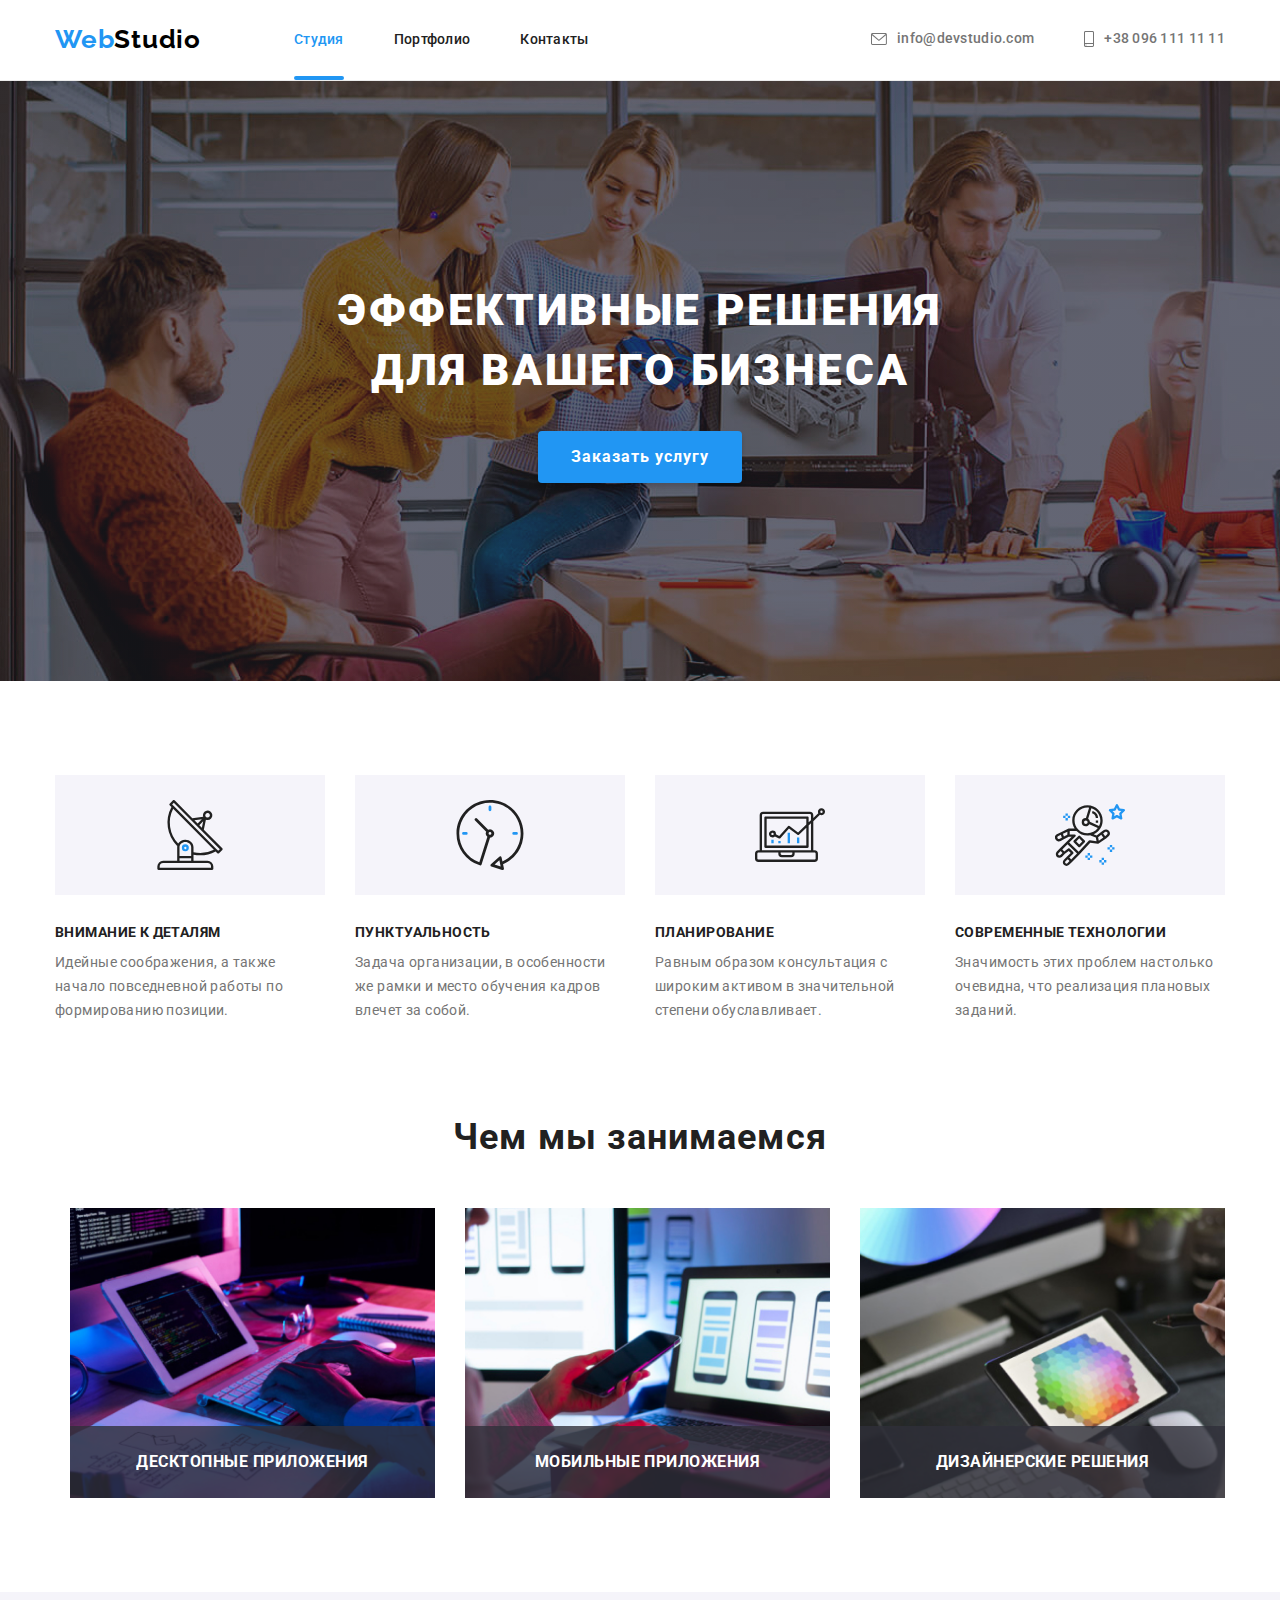
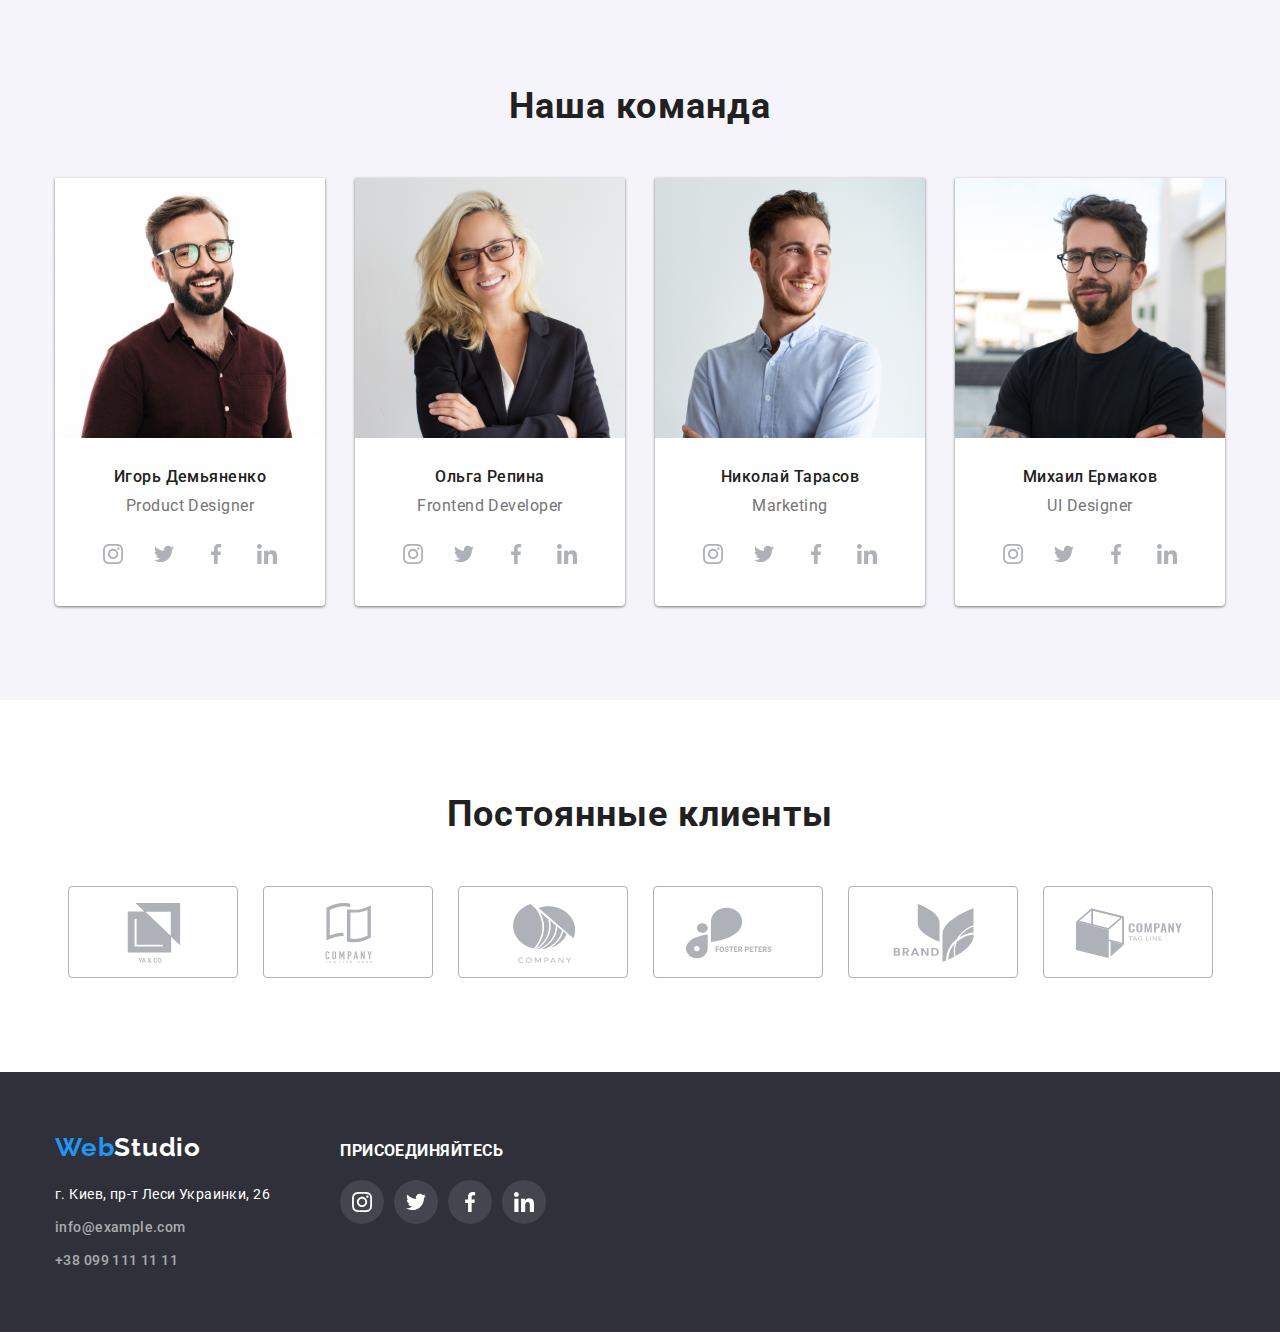
<file: index.html>
<!DOCTYPE html>
<html lang="en">

<head>
    <meta charset="UTF-8">
    <meta http-equiv="X-UA-Compatible" content="IE=edge">
    <meta name="viewport" content="width=device-width, initial-scale=1.0">
    <title>goit-markup-hw-05</title>
    <link
        href="https://fonts.googleapis.com/css2?family=Raleway:wght@700&family=Roboto:wght@400;500;700;900&display=swap"
        rel="stylesheet">
    <link rel="stylesheet"
        href="https://cdnjs.cloudflare.com/ajax/libs/modern-normalize/1.0.0/modern-normalize.min.css">
    <link rel="stylesheet" href="./css/style.css">
</head>

<body>

    <header class="page-header">
        <div class="container">
            <nav class="nav">
                <a href="./index.html" class="logo"><span class="logostudio">Web</span>Studio</a>

                <ul class="site-nav">
                    <li>
                        <a href="" class="link current">Студия</a>
                    </li>
                    <li>
                        <a href="./portfolio.html" class="link">Портфолио</a>
                    </li>
                    <li>
                        <a href="" class="link">Контакты</a>
                    </li>
                </ul>
            </nav>
            <ul class="contacts-up">

                <li>
                    <a href="info@devstudio.com" class="list">
                        <svg class="icon-mail" width="16" height="12">
                            <use href="./images/post/symbol-defs.svg#icon-mail"></use>
                        </svg>
                        info@devstudio.com
                    </a>
                </li>
                <li>
                    <a href="tel:+380961111111" class="list">
                        <svg class="icon-mail" width="10" height="16">
                            <use href="./images/post/symbol-defs.svg#icon-phone"></use>
                        </svg>
                        +38 096 111 11 11
                    </a>
                </li>
            </ul>

        </div>
    </header>
    <main>

        <!-- Hero -->

        <section class="section-one">
            <div class="container">
                <h1 class="hero">ЭФФЕКТИВНЫЕ РЕШЕНИЯ<br>ДЛЯ ВАШЕГО БИЗНЕСА</h1>

                <!-- button -->

                <button type="button" class="button-hero" data-modal-open>Заказать услугу</button>
            </div>
        </section>

        <!-- description -->

        <section class="section-two">
            <div class="container">
                <ul class="section-two-list">
                    <li class="section-two-icons">
                        <h3 class="title">Внимание к деталям</h3>
                        <p class="description">Идейные соображения, а также начало повседневной работы по формированию
                            позиции.</p>
                    </li>
                    <li class="section-two-icons">
                        <h3 class="title">Пунктуальность</h3>
                        <p class="description">Задача организации, в особенности же рамки и место обучения кадров влечет
                            за
                            собой.</p>
                    </li>
                    <li class="section-two-icons">
                        <h3 class="title">Планирование</h3>
                        <p class="description">Равным образом консультация с широким активом в значительной степени
                            обуславливает.</p>
                    </li>
                    <li class="section-two-icons">
                        <h3 class="title">Современные технологии</h3>
                        <p class="description">Значимость этих проблем настолько очевидна, что реализация плановых
                            заданий.
                        </p>
                    </li>
                </ul>
            </div>
        </section>

        <!-- Проекты -->

        <section class="contacts-section">
            <div class="container">
                <h2 class="work-team">Чем мы занимаемся</h2>
                <ul class="contacts-section-images">
                    <li class="image-text">
                        <img src="./images/jpg.format/img.1.jpg" alt="Чем мы занимаемся" width="370">
                        <h3 class="image-text-over">десктопные приложения</h3>
                    </li>
                    <li class="image-text">
                        <img src="./images/jpg.format/img.2.jpg" alt="Чем мы занимаемся" width="370">
                        <h3 class="image-text-over">мобильные приложения</h3>
                    </li>
                    <li class="image-text">
                        <img src="./images/jpg.format/img.3.jpg" alt="Чем мы занимаемся" width="370">
                        <h3 class="image-text-over">дизайнерские решения</h3>
                    </li>
                </ul>
            </div>
        </section>

        <!-- Наши сотрудники -->

        <section class="section-four">
            <div class="container">
                <h2 class="work-team">Наша команда</h2>
                <ul class="worker-list">
                    <li class="worker-list-name">
                        <img src="./images/jpg.format/emp.1.jpg" alt="Игорь Демьяненко" width="270">
                        <div>
                            <h3 class="name">Игорь Демьяненко</h3>
                            <p class="position">Product Designer</p>
                            <ul class="icon-section-team">
                                <li>
                                    <a href="#" class="icon-section">
                                        <svg class="icon-section-four" width="20" height="20">
                                            <use href="./images/post/symbol-defs.svg#icon-instagram"></use>
                                        </svg>
                                    </a>
                                </li>
                                <li>
                                    <a href="#" class="icon-section">
                                        <svg class="icon-section-four" width="20" height="20">
                                            <use href="./images/post/symbol-defs.svg#icon-twitter"></use>
                                        </svg>
                                    </a>
                                </li>
                                <li>
                                    <a href="#" class="icon-section">
                                        <svg class="icon-section-four" width="20" height="20">
                                            <use href="./images/post/symbol-defs.svg#icon-facebook"></use>
                                        </svg>
                                    </a>
                                </li>
                                <li>
                                    <a href="#" class="icon-section">
                                        <svg class="icon-section-four" width="20" height="20">
                                            <use href="./images/post/symbol-defs.svg#icon-linkedin"></use>
                                        </svg>
                                    </a>
                                </li>
                            </ul>
                        </div>

                    </li>
                    <li class="worker-list-name">
                        <img src="./images/jpg.format/emp.2.jpg" alt="Ольга Репина" width="270">
                        <div>
                            <h3 class="name">Ольга Репина</h3>
                            <p class="position">Frontend Developer</p>
                            <ul class="icon-section-team">
                                <li>
                                    <a href="#" class="icon-section">
                                        <svg class="icon-section-four" width="20" height="20">
                                            <use href="./images/post/symbol-defs.svg#icon-instagram"></use>
                                        </svg>
                                    </a>
                                </li>
                                <li>
                                    <a href="#" class="icon-section">
                                        <svg class="icon-section-four" width="20" height="20">
                                            <use href="./images/post/symbol-defs.svg#icon-twitter"></use>
                                        </svg>
                                    </a>
                                </li>
                                <li>
                                    <a href="#" class="icon-section">
                                        <svg class="icon-section-four" width="20" height="20">
                                            <use href="./images/post/symbol-defs.svg#icon-facebook"></use>
                                        </svg>
                                    </a>
                                </li>
                                <li>
                                    <a href="#" class="icon-section">
                                        <svg class="icon-section-four" width="20" height="20">
                                            <use href="./images/post/symbol-defs.svg#icon-linkedin"></use>
                                        </svg>
                                    </a>
                                </li>
                            </ul>
                        </div>

                    </li>
                    <li class="worker-list-name">
                        <img src="./images/jpg.format/emp.3.jpg" alt="Николай Тарасов" width="270">
                        <div>
                            <h3 class="name">Николай Тарасов</h3>
                            <p class="position">Marketing</p>
                            <ul class="icon-section-team">
                                <li>
                                    <a href="#" class="icon-section">
                                        <svg class="icon-section-four" width="20" height="20">
                                            <use href="./images/post/symbol-defs.svg#icon-instagram"></use>
                                        </svg>
                                    </a>
                                </li>
                                <li>
                                    <a href="#" class="icon-section">
                                        <svg class="icon-section-four" width="20" height="20">
                                            <use href="./images/post/symbol-defs.svg#icon-twitter"></use>
                                        </svg>
                                    </a>
                                </li>
                                <li>
                                    <a href="#" class="icon-section">
                                        <svg class="icon-section-four" width="20" height="20">
                                            <use href="./images/post/symbol-defs.svg#icon-facebook"></use>
                                        </svg>
                                    </a>
                                </li>
                                <li>
                                    <a href="#" class="icon-section">
                                        <svg class="icon-section-four" width="20" height="20">
                                            <use href="./images/post/symbol-defs.svg#icon-linkedin"></use>
                                        </svg>
                                    </a>
                                </li>
                            </ul>
                        </div>

                    </li>
                    <li class="worker-list-name">
                        <img src="./images/jpg.format/emp.4.jpg" alt="Михаил Ермаков" width="270">
                        <div>
                            <h3 class="name">Михаил Ермаков</h3>
                            <p class="position">UI Designer</p>
                            <ul class="icon-section-team">
                                <li>
                                    <a href="#" class="icon-section">
                                        <svg class="icon-section-four" width="20" height="20">
                                            <use href="./images/post/symbol-defs.svg#icon-instagram"></use>
                                        </svg>
                                    </a>
                                </li>
                                <li>
                                    <a href="#" class="icon-section">
                                        <svg class="icon-section-four" width="20" height="20">
                                            <use href="./images/post/symbol-defs.svg#icon-twitter"></use>
                                        </svg>
                                    </a>
                                </li>
                                <li>
                                    <a href="#" class="icon-section">
                                        <svg class="icon-section-four" width="20" height="20">
                                            <use href="./images/post/symbol-defs.svg#icon-facebook"></use>
                                        </svg>
                                    </a>
                                </li>
                                <li>
                                    <a href="#" class="icon-section">
                                        <svg class="icon-section-four" width="20" height="20">
                                            <use href="./images/post/symbol-defs.svg#icon-linkedin"></use>
                                        </svg>
                                    </a>
                                </li>
                            </ul>
                        </div>

                    </li>
                </ul>
            </div>
        </section>

        <!-- Постоянные клиенты -->

        <section class="section-five">
            <div class="container">
                <h2 class="list-company">Постоянные клиенты</h2>
                <ul class="six-companies">
                    <li>
                        <a href="#" class="company-icons">
                            <svg class="six-logo-companies" width="106" height="60">
                                <use href="./images/post1/sprite.svg#icon-group"></use>
                            </svg>
                        </a>
                    </li>
                    <li>
                        <a href="#" class="company-icons">
                            <svg class="six-logo-companies" width="106" height="60">
                                <use href="./images/post1/sprite.svg#icon-group1"></use>
                            </svg>
                        </a>
                    </li>
                    <li>
                        <a href="#" class="company-icons">
                            <svg class="six-logo-companies" width="106" height="60">
                                <use href="./images/post1/sprite.svg#icon-group2"></use>
                            </svg>
                        </a>
                    </li>
                    <li>
                        <a href="#" class="company-icons">
                            <svg class="six-logo-companies" width="106" height="60">
                                <use href="./images/post1/sprite.svg#icon-group3"></use>
                            </svg>
                        </a>
                    </li>
                    <li>
                        <a href="#" class="company-icons">
                            <svg class="six-logo-companies" width="106" height="60">
                                <use href="./images/post1/sprite.svg#icon-group4"></use>
                            </svg>
                        </a>
                    </li>
                    <li>
                        <a href="#" class="company-icons">
                            <svg class="six-logo-companies" width="106" height="60">
                                <use href="./images/post1/sprite.svg#icon-group5"></use>
                            </svg>
                        </a>
                    </li>


                </ul>

            </div>
        </section>
    </main>

    <!-- Подвал -->
    <footer class="footer-line">
        <div class="container">
            <div class="footer-one">
                <a href="./index.html" class="logo-down"><span class="logostudio">Web</span>Studio</a>
                <address class="address-one">
                    <ul class="contacts-down">
                        <li>
                            <p class="address">г. Киев, пр-т Леси Украинки, 26</p>
                        </li>
                        <li>
                            <a href="info@example.com" class="list">info@example.com</a>
                        </li>
                        <li class="tel-list">
                            <a href="lel:+380991111111" class="list">+38 099 111 11 11</a>
                        </li>
                    </ul>
                </address>
            </div>
            <div class="section-join">
                <h3 class="join">присоединяйтесь</h3>
                <ul class="icon-footer-line">
                    <li>
                        <a href="#" class="icon-footer-line-two">
                            <svg width="20" height="20">
                                <use href="./images/post/symbol-defs.svg#icon-instagram"></use>
                            </svg>
                        </a>
                    </li>
                    <li>
                        <a href="#" class="icon-footer-line-two">
                            <svg width="20" height="20">
                                <use href="./images/post/symbol-defs.svg#icon-twitter"></use>
                            </svg>
                        </a>
                    </li>
                    <li>
                        <a href="#" class="icon-footer-line-two">
                            <svg width="20" height="20">
                                <use href="./images/post/symbol-defs.svg#icon-facebook"></use>
                            </svg>
                        </a>
                    </li>
                    <li>
                        <a href="#" class="icon-footer-line-two">
                            <svg width="20" height="20">
                                <use href="./images/post/symbol-defs.svg#icon-linkedin"></use>
                            </svg>
                        </a>
                    </li>
                </ul>
            </div>
        </div>
    </footer>
    <div class="backdrop is-hidden" data-modal>
        <div class="modal">
            <button class="close" data-modal-close>
                <svg width="11" height="11" class="btn-close">
                    <use href="./images/close/sprite1.svg#icon-close"></use>
                </svg>
            </button>
        </div>
    </div>
    <script src="./js/modal.js"></script>


</body>

</html>
</file>
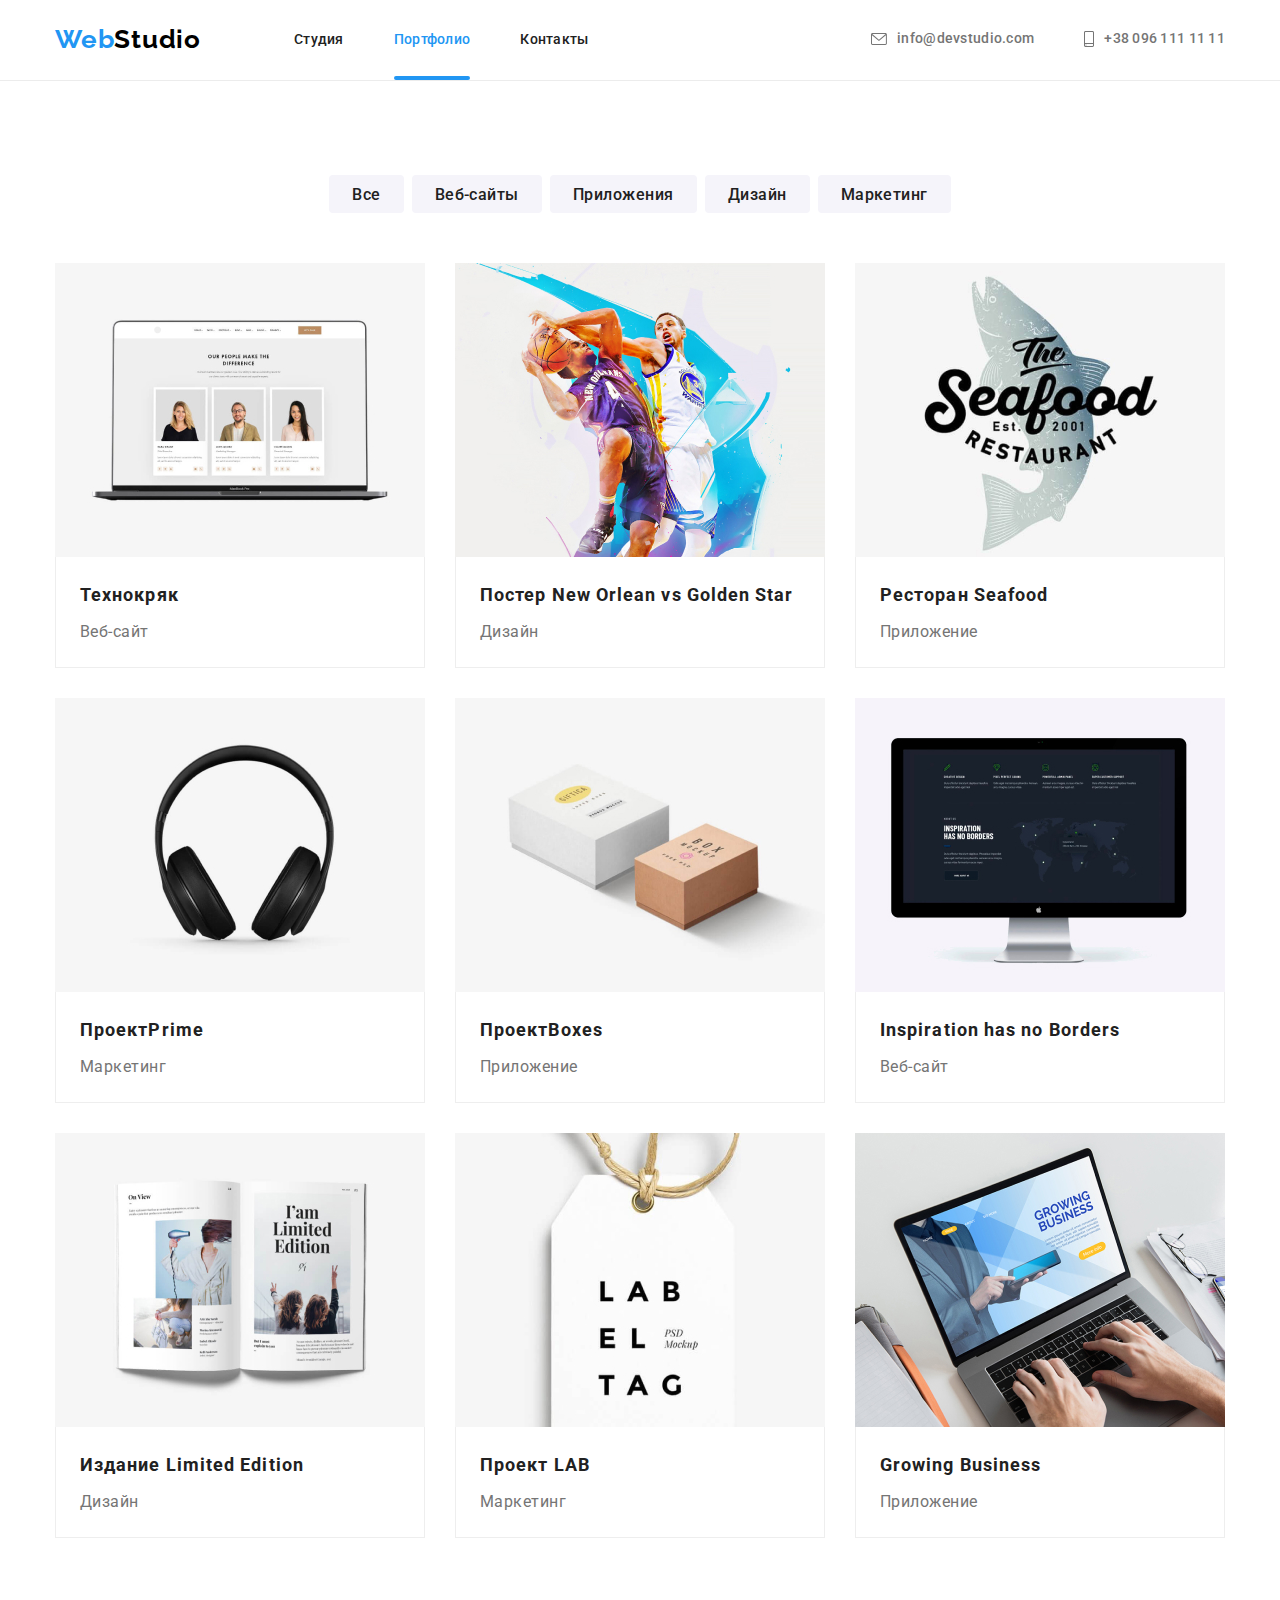
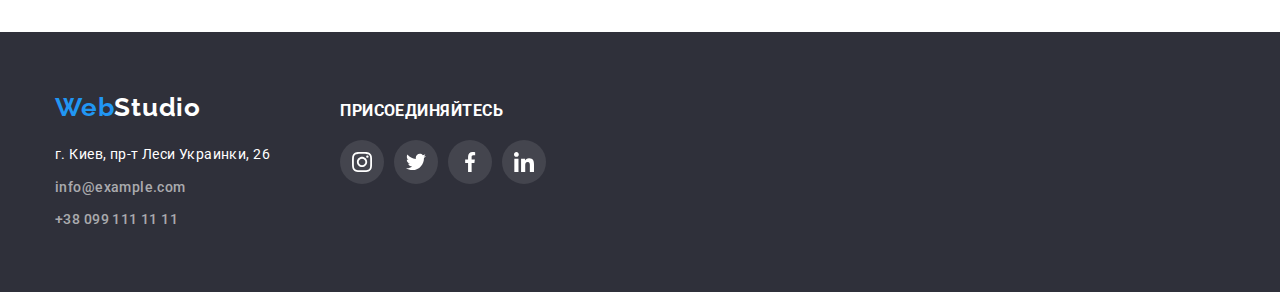
<file: portfolio.html>
<!DOCTYPE html>
<html lang="en">

<head>
    <meta charset="UTF-8">
    <meta http-equiv="X-UA-Compatible" content="IE=edge">
    <meta name="viewport" content="width=device-width, initial-scale=1.0">
    <title>portfolio</title>
    <link
        href="https://fonts.googleapis.com/css2?family=Raleway:wght@700&family=Roboto:wght@400;500;700;900&display=swap"
        rel="stylesheet">
    <link rel="stylesheet"
        href="https://cdnjs.cloudflare.com/ajax/libs/modern-normalize/1.0.0/modern-normalize.min.css">
    <link rel="stylesheet" href="./css/style.css">
</head>

<body>
    <header class="page-header">
        <div class="container">
            <nav class="nav">
                <a href="./index.html" class="logo"><span class="logostudio">Web</span>Studio</a>

                <ul class="site-nav">
                    <li>
                        <a href="./index.html" class="link">Студия</a>
                    </li>
                    <li>
                        <a href="" class="link current">Портфолио</a>
                    </li>
                    <li>
                        <a href="" class="link">Контакты</a>
                    </li>
                </ul>
            </nav>
            <ul class="contacts-up">
                <li>
                    <a href="mailto:info@devstudio.com" class="list">
                        <svg class="icon-mail" width="16" height="12">
                            <use href="./images/post/symbol-defs.svg#icon-mail"></use>
                        </svg>
                        info@devstudio.com
                    </a>
                </li>
                <li>
                    <a href="tel:+380961111111" class="list">
                        <svg class="icon-mail" width="10" height="16">
                            <use href="./images/post/symbol-defs.svg#icon-phone"></use>
                        </svg>
                        +38 096 111 11 11
                    </a>
                </li>
            </ul>
        </div>
    </header>

    <!-- Special content -->
    <main>
        <section class="section-portfolio">
            <div class="container">
                <h1 class="visually-hidden">portfolio</h1>
                <ul class="buttons">
                    <li>
                        <button type="button" class="button-list">Все</button>
                    </li>
                    <li>
                        <button type="button" class="button-list">Веб-сайты</button>
                    </li>
                    <li>
                        <button type="button" class="button-list">Приложения</button>
                    </li>
                    <li>
                        <button type="button" class="button-list">Дизайн</button>
                    </li>
                    <li>
                        <button type="button" class="button-list">Маркетинг</button>
                    </li>
                </ul>
                <ul class="card-set">
                    <li class="item">
                        <a href="#" class="portfolio-link">
                            <div class="card-overlay-text">
                            <img src="./images/jpg.format/Технокряк.jpg" alt="Технокряк" width="370">
                            <div class="overlay-text">
                                <p class="text">Технокряк это современная площадка распространения коронавируса. Компании используют эту платформу для цифрового шпионажа и атак на защищенные сервера конкурентов</p>
                            </div>
                            </div>
                            <div class="item-cards">
                                <h3 class="depiction">Технокряк</h3>
                                <p class="value">Веб-сайт</p>
                            </div>
                            
                        </a>
                    </li>
                    <li class="item">
                        <a href="#" class="portfolio-link">
                            <img src="./images/jpg.format/Постер.jpg" alt="Постер New Orlean vs Golden Star"
                                width="370">
                            <div class="item-cards">
                                <h3 class="depiction">Постер New Orlean vs Golden Star</h3>
                                <p class="value">Дизайн</p>
                            </div>
                        </a>
                    </li>
                    <li class="item">
                        <a href="#" class="portfolio-link">
                            <img src="./images/jpg.format/Ресторан.jpg" alt="Ресторан Seafood" width="370">
                            <div class="item-cards">
                                <h3 class="depiction">Ресторан Seafood</h3>
                                <p class="value">Приложение</p>
                            </div>
                        </a>
                    </li>
                    <li class="item">
                        <a href="#" class="portfolio-link">
                            <img src="./images/jpg.format/ПроектPrime.jpg" alt="Проект Prime" width="370">
                            <div class="item-cards">
                                <h3 class="depiction">ПроектPrime</h3>
                                <p class="value">Маркетинг</p>
                            </div>
                        </a>
                    </li>
                    <li class="item">
                        <a href="#" class="portfolio-link">
                            <img src="./images/jpg.format/ПроектBoxes.jpg" alt="Проект Boxes" width="370">
                            <div class="item-cards">
                                <h3 class="depiction">ПроектBoxes</h3>
                                <p class="value">Приложение</p>
                            </div>
                        </a>
                    </li>
                    <li class="item">
                        <a href="#" class="portfolio-link">
                            <img src="./images/jpg.format/Inspiration.jpg" alt="Inspiration has no Borders" width="370">
                            <div class="item-cards">
                                <h3 class="depiction">Inspiration has no Borders</h3>
                                <p class="value">Веб-сайт</p>
                            </div>
                        </a>
                    </li>
                    <li class="item">
                        <a href="#" class="portfolio-link">
                            <img src="./images/jpg.format/Издание.jpg" alt="Издание Limited Edition" width="370">
                            <div class="item-cards">
                                <h3 class="depiction">Издание Limited Edition</h3>
                                <p class="value">Дизайн</p>
                            </div>
                        </a>
                    </li>
                    <li class="item">
                        <a href="#" class="portfolio-link">
                            <img src="./images/jpg.format/ПроектLAB.jpg" alt="Проект LAB" width="370">
                            <div class="item-cards">
                                <h3 class="depiction">Проект LAB</h3>
                                <p class="value">Маркетинг</p>
                            </div>
                        </a>
                    </li>
                    <li class="item">
                        <a href="#" class="portfolio-link">
                            <img src="./images/jpg.format/Growing.jpg" alt="Growing Business" width="370">
                            <div class="item-cards">
                                <h3 class="depiction">Growing Business</h3>
                                <p class="value">Приложение</p>
                            </div>
                        </a>
                    </li>
                </ul>
            </div>
        </section>
    </main>

    <!-- Подвал -->
    <footer class="footer-line">
        <div class="container">
            <div class="footer-one">
                <a href="./index.html" class="logo-down"><span class="logostudio">Web</span>Studio</a>
                <address class="address-one">
                    <ul class="contacts-down">
                        <li>
                            <p class="address">г. Киев, пр-т Леси Украинки, 26</p>
                        </li>
                        <li>
                            <a href="mailto:info@example.com" class="list">info@example.com</a>
                        </li>
                        <li class="tel-list">
                            <a href="tel:+380991111111" class="list">+38 099 111 11 11</a>
                        </li>
                    </ul>
                </address>
            </div>
            <div class="section-join">
                <h3 class="join">присоединяйтесь</h3>
                <ul class="icon-footer-line">
                    <li>
                        <a href="#" class="icon-footer-line-two">
                            <svg width="20" height="20">
                                <use href="./images/post/symbol-defs.svg#icon-instagram"></use>
                            </svg>
                        </a>
                    </li>
                    <li>
                        <a href="#" class="icon-footer-line-two">
                            <svg width="20" height="20">
                                <use href="./images/post/symbol-defs.svg#icon-twitter"></use>
                            </svg>
                        </a>
                    </li>
                    <li>
                        <a href="#" class="icon-footer-line-two">
                            <svg width="20" height="20">
                                <use href="./images/post/symbol-defs.svg#icon-facebook"></use>
                            </svg>
                        </a>
                    </li>
                    <li>
                        <a href="#" class="icon-footer-line-two">
                            <svg width="20" height="20">
                                <use href="./images/post/symbol-defs.svg#icon-linkedin"></use>
                            </svg>
                        </a>
                    </li>
                </ul>
            </div>

        </div>
    </footer>

</body>

</html>
</file>
<file: css/style.css>
:root {
--primary-text-color: #757575;
--title-text-color: #212121;
--accent-color: #2196f3;
--header-color: #ffffff;
--footer-color: rgba(255, 255, 255, 0.6);
--footer-color-line: #2F303A;
--logo-style-font: 'Raleway', sans-serif;
--black-color: #000000;
--cards-color: #EEEEEE;
--pink-color: #F5F4FA;
--four-icons-color: #afb1b8;
--transition: cubic-bezier(0.4, 0, 0.2, 1);
}
* {
    margin: 0; 
    padding: 0; 
}
body {
    font-family: 'Roboto', sans-serif ;
    font-size: 14px;
    color: var(--primary-text-color)
} 
ul {
 list-style: none;
 margin: 0;
 padding: 0;   
} 
a {
    text-decoration: none;
} 
address {
    font-style: normal;
}
span {
    color:  #2196F3;
}
p {
    margin: 0;
    padding: 0;
}
h1 h2 h3 h4 h5 {
    margin: 0;
    padding: 0;
}
img {
    display: block;
    max-width: 100%;
}
/* LOGO */
.logo {
    font-family: var(--logo-style-font);
    font-weight: bold;
    font-size: 26px;
    line-height: 1.19;
    letter-spacing: 0.03em;
    color: var(--black-color);
}
.logo-down {
    font-family: var(--logo-style-font);
    font-weight: bold;
    font-size: 26px;
    line-height: 1.19;
    letter-spacing: 0.03em;
    color: var(--header-color);
    display: inline-block;
    margin-bottom: 20px;
}
/* SECTION_HEADER */
.page-header {
    background: var(--header-color);
    padding-top: 24px;
    padding-bottom: 25px;
    border-bottom: 1px solid #ECECEC;  
}
.page-header .container{
    display: flex;
    align-items: center;
}
.container {
    width: 1200px;
    padding: 0 15px;
    margin: 0 auto;
}
.site-nav .link {
    text-decoration: none;
    font-weight: 500;
    font-size: 14px;
    line-height: 16px;
    letter-spacing: 0.02em;
    color: var(--title-text-color);
}
.site-nav { 
  display: flex;
  margin: 0;
  margin-left: 93px;
}
.site-nav li:not(:first-child){
    margin-left: 50px;   
}    
.nav {
    display: flex;
    align-items: center;
    justify-content: space-between;  
}
.contacts-up { 
   display: flex;
   margin-left: auto;
   align-items: center;
} 
.contacts-up li:not(:first-child){
    margin-left: 50px;
}
.site-nav :hover,
.site-nav :focus,
.contacts-up :hover,
.contacts-up :focus,
.icon-mail:hover,
.icon-mail:focus {
    color: var(--accent-color);
    fill: var(--accent-color);
}
.link:active {
    color: var(--accent-color);
}
.link.current {
    color: var(--accent-color);
}

.list {
    display: flex;
    align-items: center;
    font-weight: 500;
    font-size: 14px;
    line-height: 1.14;
    letter-spacing: 0.02em;
    color: var(--primary-text-color);
    fill: var(--primary-text-color);
    transition: color 250ms cubic-bezier(0.4, 0, 0.2, 1);
}
.icon-mail{
    margin-right: 10px;
    transition: fill 250ms cubic-bezier(0.4, 0, 0.2, 1);
}
/* ПОДЧЕРКИВАНИЕ_НАВИГАЦИИ */
.link{
        transition: color 250ms cubic-bezier(0.4, 0, 0.2, 1);
}
.link.current{
    position: relative;
    
}
.link.current::after{
    content: '';
    
    position: absolute;
    bottom: -32px;
    margin-bottom: -1px;

    display: block;
    width: 100%;
    height: 4px;
    background-color: var(--accent-color);
    border: 2px solid;
   
    border-radius: 2px; 
    transition: opacity 250ms cubic-bezier(0.4, 0, 0.2, 1);
}
/* ПОДЧЕРКИВАНИЕ_НАВИГАЦИИ */
/* SECTION_HEADER */


/* SECTION_TWO */
.section-two  {
    padding-top: 94px;
}
.section-two-list {
    margin: 0;
    display: flex;
}
.section-two-list li:not(:last-child){
    margin-right: 30px;
}
.title {
    font-weight: bold;
    font-size: 14px;
    line-height: 1.14;
    letter-spacing: 0.03em;
    text-transform: uppercase;
    color: var(--title-text-color);
    margin: 0;
}
.description {
    font-size: 14px;
    line-height: 1.71;
    letter-spacing: 0.03em;
    color: var(--primary-text-color);
    padding-top: 10px;
    margin: 0;
}
.section-two-icons::before{
    background: var(--pink-color);
    display: block;
    content: '';
    width: 270px;
    height: 120px;
    margin-bottom: 30px;
    outline: 1px solid transparent;
}
.section-two-icons:nth-child(1)::before{
    background: var(--pink-color) url(../images/post/antenna.svg);
    background-repeat: no-repeat;
    background-position: center;
}
.section-two-icons:nth-child(2)::before{
    background: var(--pink-color) url(../images/post/clock.svg);
    background-repeat: no-repeat;
    background-position: center;
}
.section-two-icons:nth-child(3)::before{
    background: var(--pink-color) url(../images/post/diagram.svg);
    background-repeat: no-repeat;
    background-position: center;
}
.section-two-icons:nth-child(4)::before{
    background: var(--pink-color) url(../images/post/astronaut.svg);
    background-repeat: no-repeat;
    background-position: center;
}
/* SECTION_TWO */


/* CONTACTS_SECTION_IMAGES */
.contacts-section {
    padding-top: 94px;
    padding-bottom: 94px;
}
.contacts-section-images li:not(:last-child){
    margin-right: 30px;
}
.contacts-section-images li{
    width: 370px;
}
.contacts-section-images {
    margin: 0;
    display: flex;
    padding-left: inherit;
}
.image-text{
    position: relative;
}
.image-text-over{
    position: absolute;
    bottom: 0;
    left: 0;
    right: 0;
    text-align: center;
    padding-top: 27px;
    padding-bottom: 27px;
    color: var(--header-color);
    font-weight: bold;
    line-height: 1.14;
    letter-spacing: 0.03em;
    text-transform: uppercase;
    background: rgba(47, 48, 58, 0.8);
}
.work-team {
    margin: 0;
    font-weight: bold;
    font-size: 36px;
    line-height: 1.16;
    text-align: center; 
    letter-spacing: 0.03em;
    color: var(--title-text-color);
}
/* CONTACTS_SECTION_IMAGES */

/* SECTION_PORTFOLIO_1 */
.section-portfolio {
    background: var(--header-color);
    padding-top: 94px;  
}
.buttons {
    display: flex;
    justify-content: center;
    margin-bottom: 50px;
}
.buttons li:not(:last-child) {
    margin-right: 8px;
}
.container .card-set {
    padding-bottom: 94px;
    padding-left: 0px;
    padding-right: 0px;
}
.card-set {
    display: flex;
    flex-wrap: wrap;
    margin: 0;
}
.portfolio-link{
    display: block;
}
.portfolio-link:hover,
.portfolio-link:focus{
    box-shadow: 0px 1px 1px rgba(0, 0, 0, 0.12), 0px 4px 4px rgba(0, 0, 0, 0.06), 1px 4px 6px rgba(0, 0, 0, 0.16);   
}
.card-set .item-cards {
    padding-top: 20px;
    padding-bottom: 20px;
    padding-left: 24px;
    padding-right: 24px;
    border: 1px solid var(--cards-color);
    border-block-start: none;
}
.item {
    width: 370px; 
    margin-bottom: 30px;
    margin-right: 30px;
}
.item:nth-child(3n){
    margin-right: 0;
}
.item:nth-child(n + 7){
    margin-bottom: 0;
}  
.depiction {
    margin-bottom: 4px;
    font-weight: bold;
    font-size: 18px;
    line-height: 2;
    letter-spacing: 0.06em;
    color: var(--title-text-color);
}    
.value {
    font-size: 16px;
    line-height: 1.87;
    letter-spacing: 0.03em;
    color: var(--primary-text-color);
}
/* SECTION_PORTFOLIO */

/* SECTION_ONE */
.section-one {  
    background: var(--footer-color-line);
    text-align: center;
    padding-top: 200px;
    padding-bottom: 200px;     
}
.section-one{
    max-width: 1600px;
    max-height: 600px;
    margin-left: auto;
    margin-right: auto;
    background-image: linear-gradient( to right, rgba(47, 48, 58, 0.4), rgba(47, 48, 58, 0.4)), url(../images/jpg.format/Img.jpg);
}
/* hero */
.hero {
    margin: 0;
    font-weight: 900;
    font-size: 44px;
    line-height: 1.36;
    letter-spacing: 0.06em;
    color: var(--header-color);
    text-align: center;
    text-transform: uppercase;

}
.button-hero { 
   border: 1px solid transparent;
   margin-top: 30px;
   font-weight: bold;
   font-size: 16px;
   line-height: 1.87;
   cursor: pointer;
   letter-spacing: 0.06em;
   color: #ffffff;
   font-family: inherit;
   padding: 10px 32px;
   margin-left: auto;
   margin-right: auto;
   
/* заказать услугу */
    background-color: #2196f3;
    transition: background 250ms cubic-bezier(0.4, 0, 0.2, 1), color 250ms cubic-bezier(0.4, 0, 0.2, 1);
    box-shadow: 0 4px 4px hsla(0, 0%, 0%, 0.149);
    border-radius: 4px;   
}
/* SECTION_ONE */

/* заказать услугу */
.button-hero:hover,
.button-hero:focus {
    background: #F5F4FA;
    color: var(--title-text-color);
}

/* SECTION_PORTFOLIO_2 */
.button-list {
    border: 1px solid transparent;
    font-weight: 500;
    font-size: 16px;
    line-height: 1.62;
    padding: 6px 22px;
    cursor: pointer;
    letter-spacing: 0.03em;
    color: var(--title-text-color);
    height: 38px;
    top: 174px;
    background: #F5F4FA;
    border-radius: 4px;
    transition: background 250ms var(--transition), color 250ms var(--transition), box-shadow 250ms var(--transition);   
} 
.button-list:hover,
.button-list:focus {
    background: var(--accent-color);
    color: var(--header-color);
    box-shadow: 0px 1px 1px rgba(0, 0, 0, 0.12), 0px 4px 4px rgba(0, 0, 0, 0.06), 1px 4px 6px rgba(0, 0, 0, 0.16);
}
/* SECTION_PORTFOLIO */


/* SPECIAL_CONTENT */
.visually-hidden {
    position: absolute;
    clip: rect(0 0 0 0);
    width: 1px;
    height: 1px;
    margin: -1px; 
}
/* SPECIAL_CONTENT */


/* SECTION_FOUR */
.section-four {
    background: #F5F4FA;
    padding-top: 94px;
    padding-bottom: 94px; 
}
.work-team {
    margin-bottom: 50px;
}
.worker-list li {
    text-align: center;
    border-radius: 0 0 4px 4px;
}
.worker-list {
    display: flex;
    padding-left: 0;
    margin: 0; 
}
.worker-list-name {
    background: #ffffff;
    box-shadow: 0 1px 3px;
}
.worker-list-name:not(:last-child){
    margin-right: 30px;
}
.worker-list div {
    padding-top: 30px;
    padding-bottom: 30px;
}
.name {
    margin-bottom: 10px;
    font-weight: 500;
    font-size: 16px;
    line-height: 1.18;
    /* text-align: center; */
    letter-spacing: 0.03em;
    color: var(--title-text-color);
}
.position {
    font-weight: normal;
    font-size: 16px;
    line-height: 1.18;
    margin-bottom: 16px;
    letter-spacing: 0.03em;
    color: var(--primary-text-color);
}
.icon-section-team{
    padding-left: 32px;
    padding-right: 32px;
    display: flex;
    justify-content: space-around;
}
.icon-section:hover,
.icon-section:focus{
    background: var(--accent-color);
    fill: var(--cards-color);
}
.icon-section{
    display: flex;
    align-items: center;
    justify-content: center;
    width: 44px;
    height: 44px;
    border-radius: 50%;
    fill: var(--four-icons-color);
    background-color: var(--header-color);
    transition: background-color 250ms var(--transition); 
}
.icon-section-four{
    transition: fill 250ms var(--transition);
}
/* SECTION_FOUR */

/* SECTION_FIVE */
.section-five{
    padding-top: 94px;
    padding-bottom: 94px;
}
.list-company{
    margin: 0;
    font-weight: bold;
    font-size: 36px;
    line-height: 1.16;
    text-align: center; 
    letter-spacing: 0.03em;
    color: var(--title-text-color); 
}
.list-company{
    margin-bottom: 50px;
}
.six-companies{
    display: flex;
    justify-content: space-around;
}
.six-logo-companies{
    transition: fill 250ms cubic-bezier(0.4, 0, 0.2, 1);
}
.company-icons{
    display: block;
    width: 170px;
    height: 92px;
    padding: 16px 32px;
    border: 1px solid var(--four-icons-color); 
    border-radius: 4px;
    fill: var(--four-icons-color);
    transition: border 250ms var(--transition); 
}
.company-icons:focus,
.company-icons:hover{
    border-color: var(--accent-color);
}

.company-icons:focus,
.company-icons:hover{
    color: var(--accent-color); 
    fill: var(--accent-color);
}  
/* SECTION_FIVE */


/* FOOTER_SECTION */
.contacts-down {
    display: inline-block;
}
.contacts-down li:not(:last-child){
    margin-bottom: 9px;
}
.contacts-down .list {
    font-size: 14px;
    line-height: 1.71;
    letter-spacing: 0.03em;
    color: var(--footer-color);
}
.footer-line {
    padding-top: 60px;
    padding-bottom: 60px;
    background: var(--footer-color-line);
}
.list:hover,
.list:focus {
    color: var(--accent-color);
}
.address {
    font-size: 14px;
    line-height: 1.71;
    letter-spacing: 0.03em;
    color: var(--header-color);
}
.address-one{
    display: flex;
}
.section-join{
    margin-left: 70px;
} 
.join{
    margin-top: 10px;
    font-style: normal;
    font-weight: bold;
    line-height: 1.14;
    letter-spacing: 0.03em;
    text-transform: uppercase;
    color: var(--header-color);
}
.icon-footer-line{
    display: flex;
    margin-top: 20px;
    justify-content: space-around;
}
.icon-footer-line li:not(:last-child){
    margin-right: 10px;
}
.icon-footer-line-two{
    display: flex;
    align-items: center;
    justify-content: center;
    width: 44px;
    height: 44px;
    border-radius: 50%;
    fill: var(--header-color);
    background: rgba(255, 255, 255, 0.1);
        transition: background 250ms cubic-bezier(0.4, 0, 0.2, 1);
}
.icon-footer-line-two:focus,
.icon-footer-line-two:hover{
    background: var(--accent-color);
}
.footer-line .container{
    display: flex;
    align-items: baseline;
}
/* FOOTER_SECTION */

/* OVERLAY */
.card-overlay-text{
    position: relative;
    overflow: hidden; 
} 
.overlay-text{
    position: absolute;
    top: 0;
    left: 0;
    width: 100%;
    height: 100%;
    background-color: rgba(33, 150, 243, 0.9);
    opacity: 1;
    transform: translateY(100%);
    transition: transform 250ms cubic-bezier(0.4, 0, 0.2, 1);
} 
 .text{
    position: absolute;
    transform: translate(-50%, -50%);
    top: 50%;
    left: 50%;
    width: 100%;
    height: 100%;
    display: flex; 
    align-items: center;
    padding-left: 25px;
    padding-right: 25px;
    color: var(--header-color);
    font-size: 18px;
    line-height: 1.5;
    letter-spacing: 0.03em; 
}
.portfolio-link:hover .overlay-text{
    transform: translateX(0);
}
.portfolio-link:focus .overlay-text{
    transform: translateX(0);
} 
/* OVERLAY */

/* BACKDROP & MODAL_WINDOW */
.backdrop{
    position: fixed;
    top: 0;
    left: 0;
    width: 100%;
    height: 100%;
    background: rgba(0, 0, 0, 0.2);

    opacity: 1;
    transition: opacity 250ms cubic-bezier(0.4, 0, 0.2, 1), visibility 250ms cubic-bezier(0.4, 0, 0.2, 1);
}
.backdrop.is-hidden{
    opacity: 0;
    pointer-events: none;
    visibility: hidden;  
}
.backdrop.is-hidden .modal{
    transform: translate(-50%, -50%) scale(0.5);
}
.modal{
    position: absolute;
    top: 50%;
    left: 50%;
    transform: translate(-50%, -50%) scale(1);

    width: 528px;
    height: 581px;

    background: var(--header-color);
    border-radius: 4px;
    transition: transform 250ms cubic-bezier(0.4, 0, 0.2, 1);  
}
.close{
    position: absolute;
    top: 8px;
    right: 8px;
    width: 30px;
    height: 30px;
    background: var(--pink-color);
    border: 1px solid rgba(0, 0, 0, 0.1);
    border-radius: 50%;    
}
.btn-close{
    position: absolute;
    top: 50%;
    left: 50%;
    transform: translate(-50%, -50%);
}
/* BACKDROP & MODAL_WINDOW */
</file>
